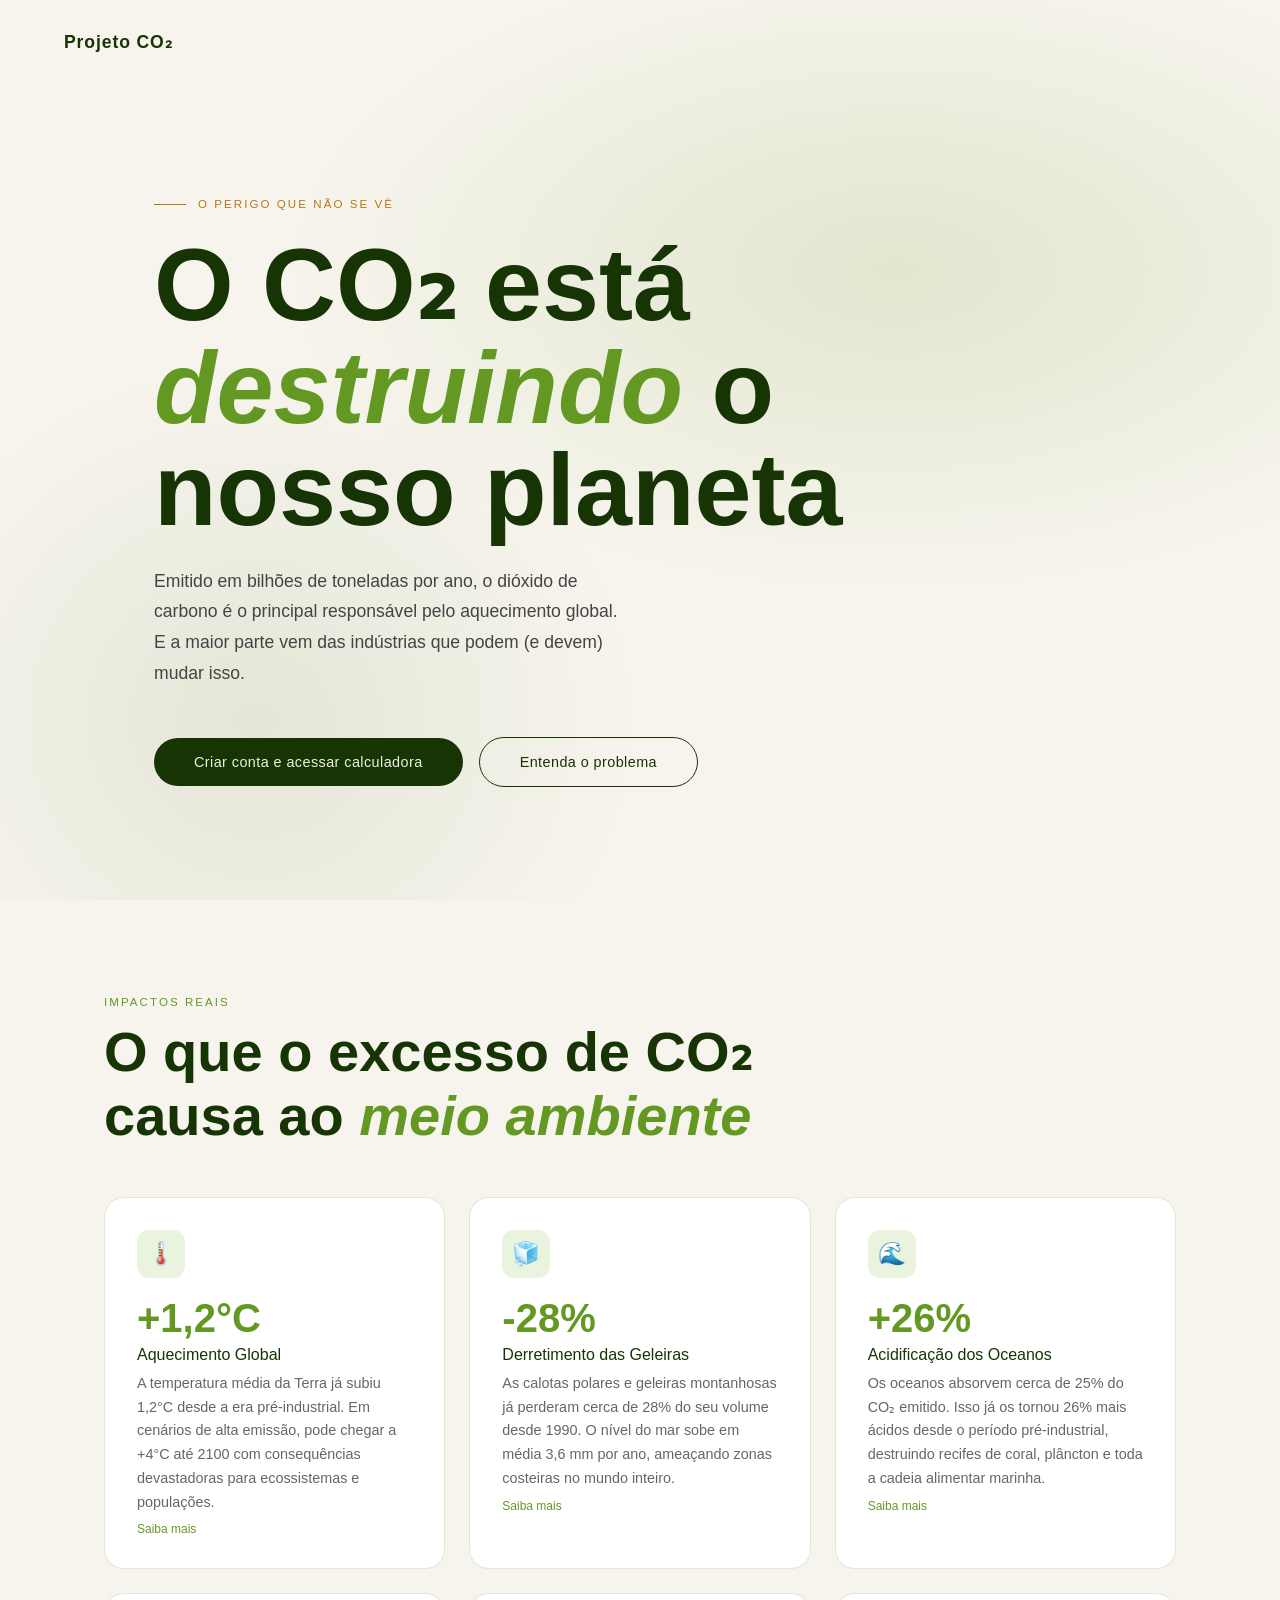
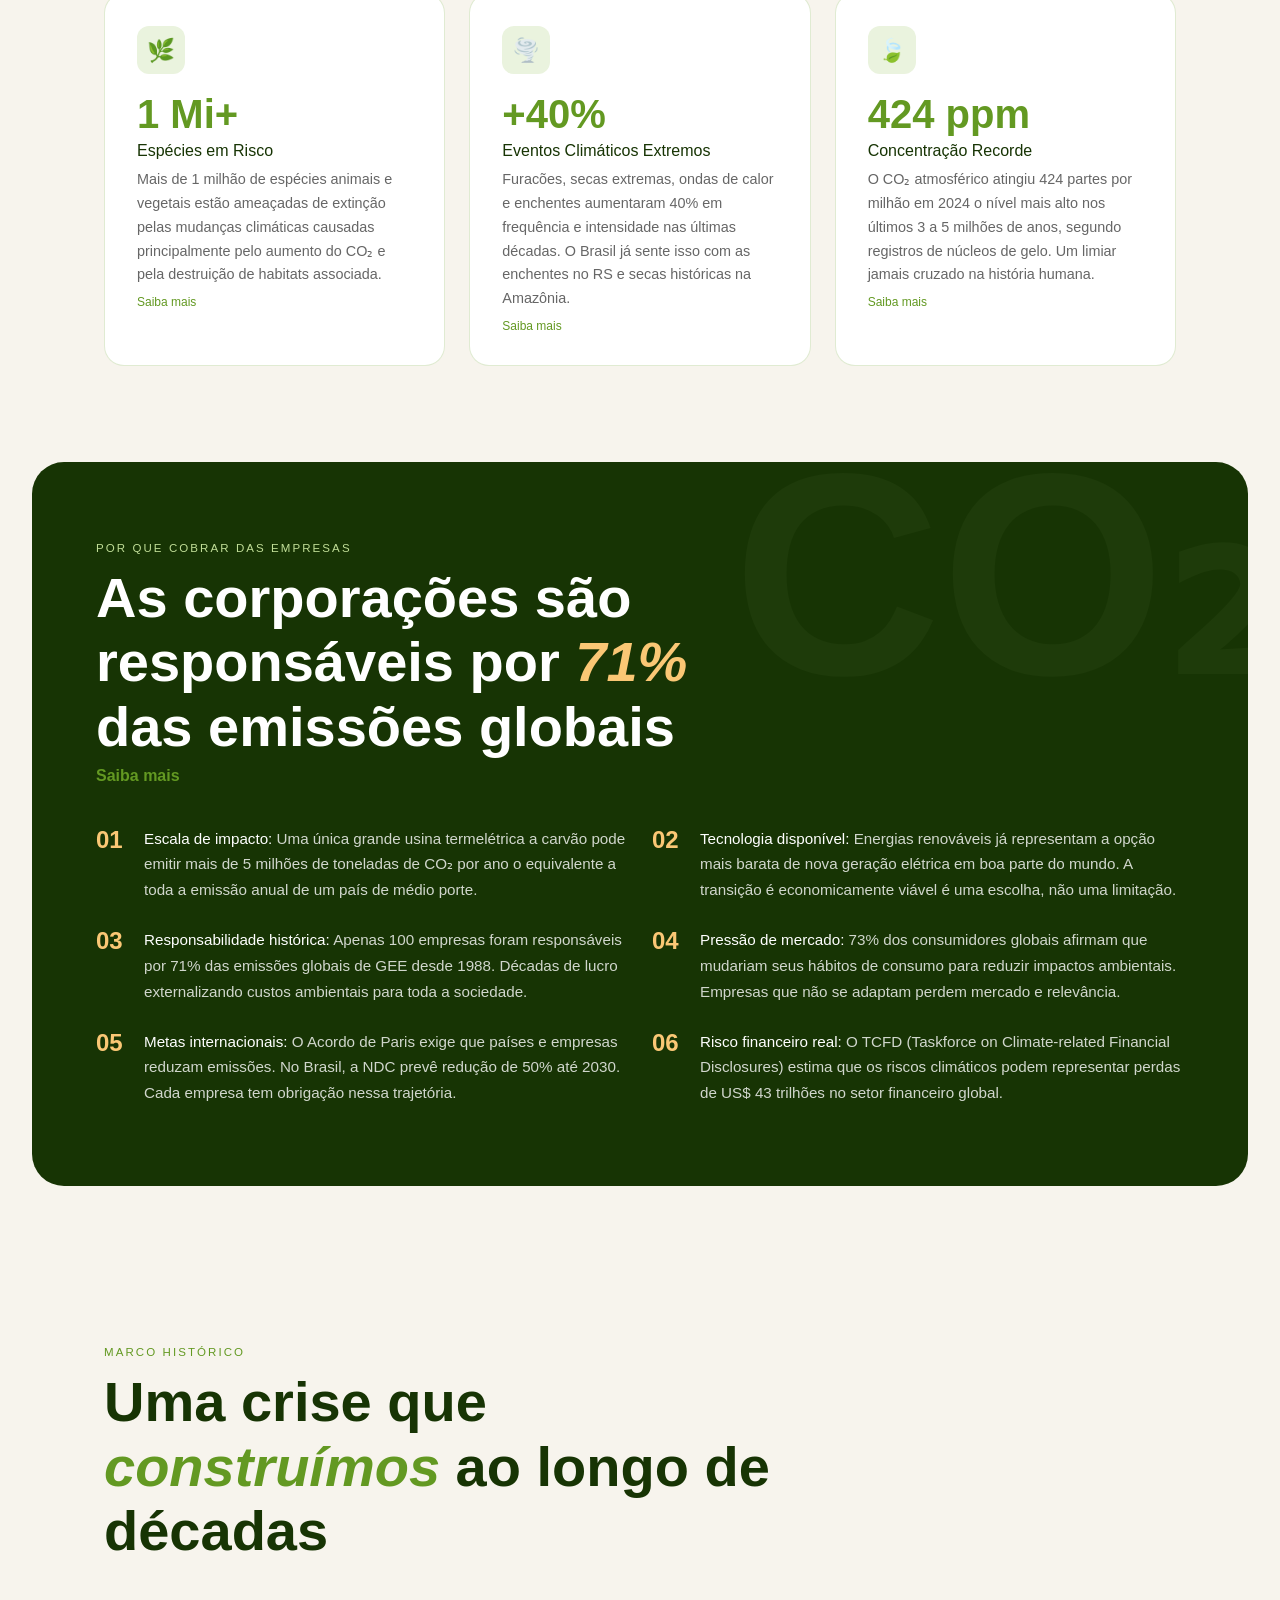
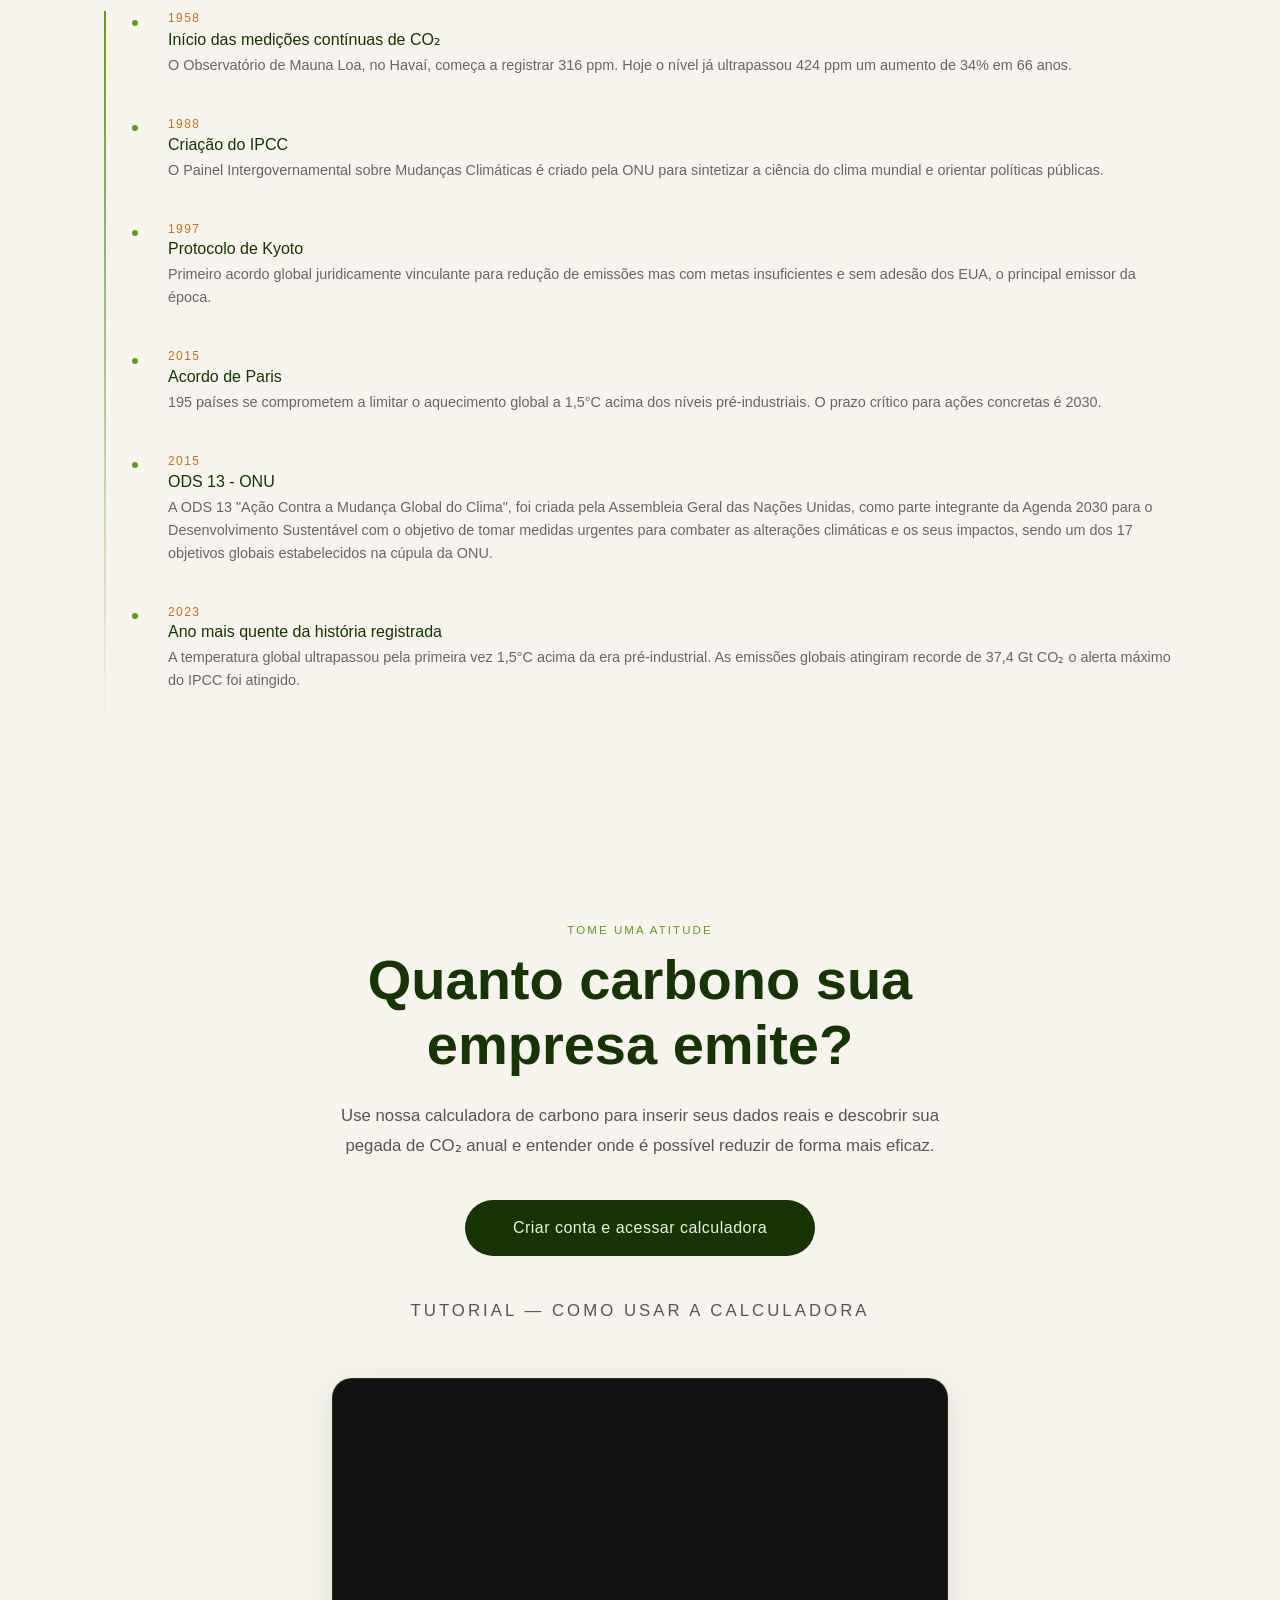
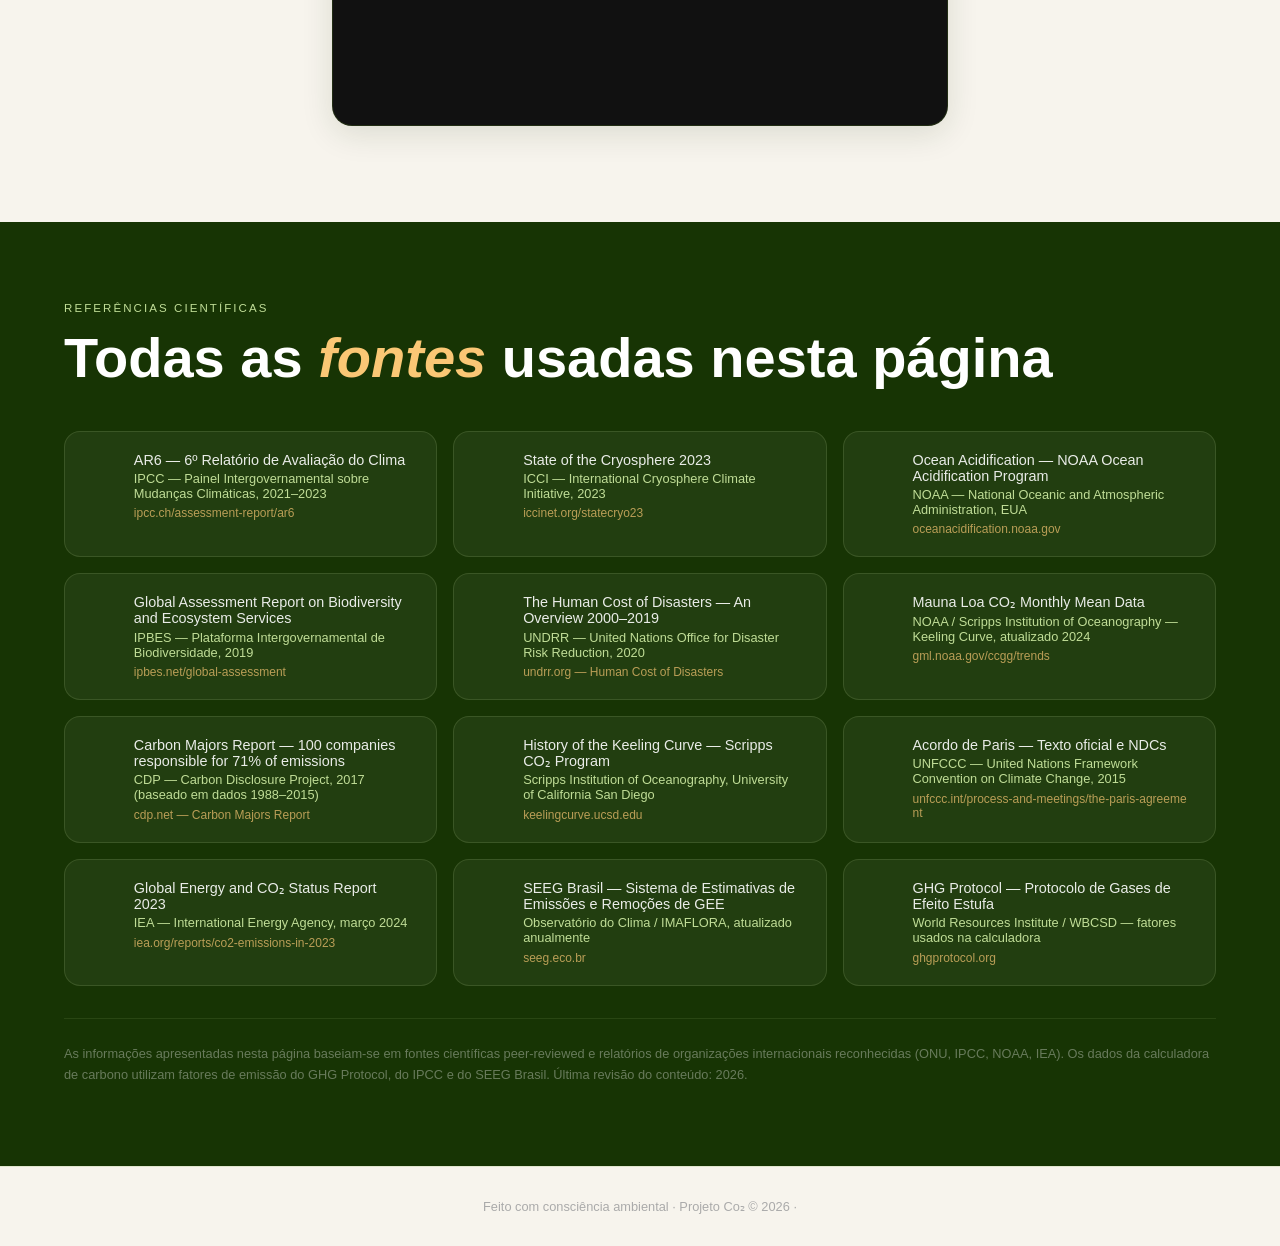
<file: index.html>
<!DOCTYPE html>
<html lang="pt-BR">
<head>
  <meta charset="UTF-8">
  <meta name="viewport" content="width=device-width, initial-scale=1.0">
  <title>CO₂  O Inimigo Invisível | Projeto CO₂</title>
  <link rel="stylesheet" href="css/style_index.css">
</head>
<body>

  <div class="particles" id="particles"></div>

  <!--  Tela  -->
  <div class="hero">
    <div class="hero-bg"></div>

    <!-- //titulo + tag ambiental -->
    <nav>
      <div class="logo">Projeto CO₂</div>
    </nav>

    <!-- //texto chamativo -->
    <div class="hero-content">
      <div class="overline">O perigo que não se vê</div>
      <h1>O CO₂ está <em>destruindo</em> o nosso planeta</h1>
      <p class="hero-desc">
        Emitido em bilhões de toneladas por ano, o dióxido de carbono é o principal responsável
        pelo aquecimento global. E a maior parte vem das indústrias que podem (e devem) mudar isso.
      </p>
      <!-- redirecionamento para calculadora(criar conta) e seção de impacto -->
      <div class="cta-group">
        <a href="login.html" class="btn-primary">Criar conta e acessar calculadora</a>
        <a href="#impacto" class="btn-outline">Entenda o problema</a>
      </div>
    </div>
  </div>

  <!-- Impactos reais  -->
  <section id="impacto">
    <div class="section-label">Impactos reais</div>
    <h2 class="section-title">O que o excesso de CO₂ causa ao <em>meio ambiente</em></h2>

    <div class="impact-grid">
      <div class="impact-card">
        <div class="card-icon">🌡️</div>
        <div class="card-num">+1,2°C</div>
        <div class="card-title">Aquecimento Global</div>
        <p class="card-desc">A temperatura média da Terra já subiu 1,2°C desde a era pré-industrial. Em cenários de alta emissão, pode chegar a +4°C até 2100 com consequências devastadoras para ecossistemas e populações.</p>
        <a class="src-ref" href="#fontes">Saiba mais</a>
      </div>
      <div class="impact-card">
        <div class="card-icon">🧊</div>
        <div class="card-num">-28%</div>
        <div class="card-title">Derretimento das Geleiras</div>
        <p class="card-desc">As calotas polares e geleiras montanhosas já perderam cerca de 28% do seu volume desde 1990. O nível do mar sobe em média 3,6 mm por ano, ameaçando zonas costeiras no mundo inteiro.</p>
        <a class="src-ref" href="#fontes">Saiba mais</a>
      </div>
      <div class="impact-card">
        <div class="card-icon">🌊</div>
        <div class="card-num">+26%</div>
        <div class="card-title">Acidificação dos Oceanos</div>
        <p class="card-desc">Os oceanos absorvem cerca de 25% do CO₂ emitido. Isso já os tornou 26% mais ácidos desde o período pré-industrial, destruindo recifes de coral, plâncton e toda a cadeia alimentar marinha.</p>
        <a class="src-ref" href="#fontes">Saiba mais</a>
      </div>
      <div class="impact-card">
        <div class="card-icon">🌿</div>
        <div class="card-num">1 Mi+</div>
        <div class="card-title">Espécies em Risco</div>
        <p class="card-desc">Mais de 1 milhão de espécies animais e vegetais estão ameaçadas de extinção pelas mudanças climáticas causadas principalmente pelo aumento do CO₂ e pela destruição de habitats associada.</p>
        <a class="src-ref" href="#fontes">Saiba mais</a>
      </div>
      <div class="impact-card">
        <div class="card-icon">🌪️</div>
        <div class="card-num">+40%</div>
        <div class="card-title">Eventos Climáticos Extremos</div>
        <p class="card-desc">Furacões, secas extremas, ondas de calor e enchentes aumentaram 40% em frequência e intensidade nas últimas décadas. O Brasil já sente isso com as enchentes no RS e secas históricas na Amazônia.</p>
        <a class="src-ref" href="#fontes">Saiba mais</a>
      </div>
      <div class="impact-card">
        <div class="card-icon">🍃</div>
        <div class="card-num">424 ppm</div>
        <div class="card-title">Concentração Recorde</div>
        <p class="card-desc">O CO₂ atmosférico atingiu 424 partes por milhão em 2024 o nível mais alto nos últimos 3 a 5 milhões de anos, segundo registros de núcleos de gelo. Um limiar jamais cruzado na história humana.</p>
        <a class="src-ref" href="#fontes">Saiba mais</a>
      </div>
    </div>
  </section>

  <!--  EMPRESAS  -->
  <div style="padding:0 0 4rem;">
    <div class="companies-section">
      <div class="section-label">Por que cobrar das empresas</div>
      <h2 class="section-title">As corporações são responsáveis por <em>71%</em> das emissões globais <a class="src-ref" href="#fontes" style="font-size:1rem;">Saiba mais</a></h2>

      <ul class="reasons-list">
        <li class="reason-item">
          <span class="reason-num">01</span>
          <p class="reason-text"><strong>Escala de impacto:</strong> Uma única grande usina termelétrica a carvão pode emitir mais de 5 milhões de toneladas de CO₂ por ano o equivalente a toda a emissão anual de um país de médio porte.</p>
        </li>
        <li class="reason-item">
          <span class="reason-num">02</span>
          <p class="reason-text"><strong>Tecnologia disponível:</strong> Energias renováveis já representam a opção mais barata de nova geração elétrica em boa parte do mundo. A transição é economicamente viável é uma escolha, não uma limitação.</p>
        </li>
        <li class="reason-item">
          <span class="reason-num">03</span>
          <p class="reason-text"><strong>Responsabilidade histórica:</strong> Apenas 100 empresas foram responsáveis por 71% das emissões globais de GEE desde 1988. Décadas de lucro externalizando custos ambientais para toda a sociedade.</p>
        </li>
        <li class="reason-item">
          <span class="reason-num">04</span>
          <p class="reason-text"><strong>Pressão de mercado:</strong> 73% dos consumidores globais afirmam que mudariam seus hábitos de consumo para reduzir impactos ambientais. Empresas que não se adaptam perdem mercado e relevância.</p>
        </li>
        <li class="reason-item">
          <span class="reason-num">05</span>
          <p class="reason-text"><strong>Metas internacionais:</strong> O Acordo de Paris exige que países e empresas reduzam emissões. No Brasil, a NDC prevê redução de 50% até 2030. Cada empresa tem obrigação nessa trajetória.</p>
        </li>
        <li class="reason-item">
          <span class="reason-num">06</span>
          <p class="reason-text"><strong>Risco financeiro real:</strong> O TCFD (Taskforce on Climate-related Financial Disclosures) estima que os riscos climáticos podem representar perdas de US$ 43 trilhões no setor financeiro global.</p>
        </li>
      </ul>
    </div>
  </div>

  <!--  Marcos Históricos  -->
  <section>
    <div class="section-label">Marco histórico</div>
    <h2 class="section-title">Uma crise que <em>construímos</em> ao longo de décadas</h2>

    <div class="timeline">
      <div class="timeline-item">
        <div class="timeline-year">1958</div>
        <div class="timeline-event">Início das medições contínuas de CO₂</div>
        <p class="timeline-detail">O Observatório de Mauna Loa, no Havaí, começa a registrar 316 ppm. Hoje o nível já ultrapassou 424 ppm um aumento de 34% em 66 anos.</p>
      </div>
      <div class="timeline-item">
        <div class="timeline-year">1988</div>
        <div class="timeline-event">Criação do IPCC</div>
        <p class="timeline-detail">O Painel Intergovernamental sobre Mudanças Climáticas é criado pela ONU para sintetizar a ciência do clima mundial e orientar políticas públicas.</p>
      </div>
      <div class="timeline-item">
        <div class="timeline-year">1997</div>
        <div class="timeline-event">Protocolo de Kyoto</div>
        <p class="timeline-detail">Primeiro acordo global juridicamente vinculante para redução de emissões mas com metas insuficientes e sem adesão dos EUA, o principal emissor da época.</p>
      </div>
      <div class="timeline-item">
        <div class="timeline-year">2015</div>
        <div class="timeline-event">Acordo de Paris</div>
        <p class="timeline-detail">195 países se comprometem a limitar o aquecimento global a 1,5°C acima dos níveis pré-industriais. O prazo crítico para ações concretas é 2030.</p>
      </div>
      <div class="timeline-item">
        <div class="timeline-year">2015</div>
        <div class="timeline-event">ODS 13 - ONU</div>
        <p class="timeline-detail">A ODS 13 "Ação Contra a Mudança Global do Clima", foi criada pela Assembleia Geral das Nações Unidas, como parte integrante da Agenda 2030 para o Desenvolvimento Sustentável com o objetivo de tomar medidas urgentes para combater as alterações climáticas e os seus impactos, sendo um dos 17 objetivos globais estabelecidos na cúpula da ONU.</p>
      </div>
      <div class="timeline-item">
        <div class="timeline-year">2023</div>
        <div class="timeline-event">Ano mais quente da história registrada</div>
        <p class="timeline-detail">A temperatura global ultrapassou pela primeira vez 1,5°C acima da era pré-industrial. As emissões globais atingiram recorde de 37,4 Gt CO₂ o alerta máximo do IPCC foi atingido.</p>
      </div>
    </div>
  </section>

  <!-- CTA + Vídeo Tutorial -->
  <div class="cta-section">
    <div class="section-label">Tome uma atitude</div>
    <h2 class="section-title">Quanto carbono sua empresa emite?</h2>
    <p>Use nossa calculadora de carbono para inserir seus dados reais e descobrir sua pegada de CO₂ anual e entender onde é possível reduzir de forma mais eficaz.</p>
    <a href="login.html" class="btn-primary" style="font-size:1rem;padding:1.2rem 3rem;">Criar conta e acessar calculadora</a>


<!-- //video tutorial -->
<div class="tutorial-video-wrapper">
  <div class="tutorial-video-label">
    <p class="tutorial-desc">Tutorial — como usar a calculadora</p>
  </div>

  <div class="video-container">
    <iframe
      src="https://www.youtube.com/embed/Hc7URUvA5_8"
      title="Tutorial — Como usar a calculadora de carbono do Projeto CO₂"
      frameborder="0"
      allow="accelerometer; autoplay; clipboard-write; encrypted-media; gyroscope; picture-in-picture; web-share"
      allowfullscreen
    ></iframe>
  </div>
</div>

  </div>

  <!-- fontes e referencias cientificas -->
  <div id="fontes" class="sources-section">
    <div style="max-width:1200px;margin:0 auto;">
      <div class="section-label">Referências científicas</div>
      <h2 class="section-title">Todas as <em>fontes</em> usadas nesta página</h2>

      <div class="sources-grid">

        <div class="source-card">
          <div class="source-num"></div>
          <div class="source-body">
            <div class="source-title">AR6 — 6º Relatório de Avaliação do Clima</div>
            <div class="source-org">IPCC — Painel Intergovernamental sobre Mudanças Climáticas, 2021–2023</div>
            <div class="source-url"><a href="https://www.ipcc.ch/assessment-report/ar6/" target="_blank" rel="noopener">ipcc.ch/assessment-report/ar6</a></div>
          </div>
        </div>

        <div class="source-card">
          <div class="source-num"></div>
          <div class="source-body">
            <div class="source-title">State of the Cryosphere 2023</div>
            <div class="source-org">ICCI — International Cryosphere Climate Initiative, 2023</div>
            <div class="source-url"><a href="https://iccinet.org/statecryo23/" target="_blank" rel="noopener">iccinet.org/statecryo23</a></div>
          </div>
        </div>

        <div class="source-card">
          <div class="source-num"></div>
          <div class="source-body">
            <div class="source-title">Ocean Acidification — NOAA Ocean Acidification Program</div>
            <div class="source-org">NOAA — National Oceanic and Atmospheric Administration, EUA</div>
            <div class="source-url"><a href="https://oceanacidification.noaa.gov/" target="_blank" rel="noopener">oceanacidification.noaa.gov</a></div>
          </div>
        </div>

        <div class="source-card">
          <div class="source-num"></div>
          <div class="source-body">
            <div class="source-title">Global Assessment Report on Biodiversity and Ecosystem Services</div>
            <div class="source-org">IPBES — Plataforma Intergovernamental de Biodiversidade, 2019</div>
            <div class="source-url"><a href="https://ipbes.net/global-assessment" target="_blank" rel="noopener">ipbes.net/global-assessment</a></div>
          </div>
        </div>

        <div class="source-card">
          <div class="source-num"></div>
          <div class="source-body">
            <div class="source-title">The Human Cost of Disasters — An Overview 2000–2019</div>
            <div class="source-org">UNDRR — United Nations Office for Disaster Risk Reduction, 2020</div>
            <div class="source-url"><a href="https://www.undrr.org/publication/human-cost-disasters-overview-last-20-years-2000-2019" target="_blank" rel="noopener">undrr.org — Human Cost of Disasters</a></div>
          </div>
        </div>

        <div class="source-card">
          <div class="source-num"></div>
          <div class="source-body">
            <div class="source-title">Mauna Loa CO₂ Monthly Mean Data</div>
            <div class="source-org">NOAA / Scripps Institution of Oceanography — Keeling Curve, atualizado 2024</div>
            <div class="source-url"><a href="https://gml.noaa.gov/ccgg/trends/" target="_blank" rel="noopener">gml.noaa.gov/ccgg/trends</a></div>
          </div>
        </div>

        <div class="source-card">
          <div class="source-num"></div>
          <div class="source-body">
            <div class="source-title">Carbon Majors Report — 100 companies responsible for 71% of emissions</div>
            <div class="source-org">CDP — Carbon Disclosure Project, 2017 (baseado em dados 1988–2015)</div>
            <div class="source-url"><a href="https://www.cdp.net/en/articles/media/new-report-shows-just-100-companies-are-source-of-over-70-of-emissions" target="_blank" rel="noopener">cdp.net — Carbon Majors Report</a></div>
          </div>
        </div>

        <div class="source-card">
          <div class="source-num"></div>
          <div class="source-body">
            <div class="source-title">History of the Keeling Curve — Scripps CO₂ Program</div>
            <div class="source-org">Scripps Institution of Oceanography, University of California San Diego</div>
            <div class="source-url"><a href="https://keelingcurve.ucsd.edu/" target="_blank" rel="noopener">keelingcurve.ucsd.edu</a></div>
          </div>
        </div>

        <div class="source-card">
          <div class="source-num"></div>
          <div class="source-body">
            <div class="source-title">Acordo de Paris — Texto oficial e NDCs</div>
            <div class="source-org">UNFCCC — United Nations Framework Convention on Climate Change, 2015</div>
            <div class="source-url"><a href="https://unfccc.int/process-and-meetings/the-paris-agreement" target="_blank" rel="noopener">unfccc.int/process-and-meetings/the-paris-agreement</a></div>
          </div>
        </div>

        <div class="source-card">
          <div class="source-num"></div>
          <div class="source-body">
            <div class="source-title">Global Energy and CO₂ Status Report 2023</div>
            <div class="source-org">IEA — International Energy Agency, março 2024</div>
            <div class="source-url"><a href="https://www.iea.org/reports/co2-emissions-in-2023" target="_blank" rel="noopener">iea.org/reports/co2-emissions-in-2023</a></div>
          </div>
        </div>

        <div class="source-card">
          <div class="source-num"></div>
          <div class="source-body">
            <div class="source-title">SEEG Brasil — Sistema de Estimativas de Emissões e Remoções de GEE</div>
            <div class="source-org">Observatório do Clima / IMAFLORA, atualizado anualmente</div>
            <div class="source-url"><a href="https://seeg.eco.br/" target="_blank" rel="noopener">seeg.eco.br</a></div>
          </div>
        </div>

        <div class="source-card">
          <div class="source-num"></div>
          <div class="source-body">
            <div class="source-title">GHG Protocol — Protocolo de Gases de Efeito Estufa</div>
            <div class="source-org">World Resources Institute / WBCSD — fatores usados na calculadora</div>
            <div class="source-url"><a href="https://ghgprotocol.org/" target="_blank" rel="noopener">ghgprotocol.org</a></div>
          </div>
        </div>

      </div>

      <p class="sources-disclaimer">
        As informações apresentadas nesta página baseiam-se em fontes científicas peer-reviewed e relatórios de organizações internacionais reconhecidas (ONU, IPCC, NOAA, IEA).
        Os dados da calculadora de carbono utilizam fatores de emissão do GHG Protocol, do IPCC e do SEEG Brasil.
        Última revisão do conteúdo: 2026.
      </p>
    </div>
  </div>

  <footer>
    Feito com consciência ambiental &middot; Projeto Co₂ &copy; 2026 &middot;
  </footer>

  <script src="js/paticles.js"></script>
</body>
</html>
</file>
<file: css/style_index.css>
/* ulr importada do Google Fonts para as fontes usadas no site, garantindo uma tipografia elegante e legível, com a combinação de
'Playfair Display' para títulos e 'DM Sans' para o corpo do texto. */
@import url('https://fonts.googleapis.com/css2?family=Playfair+Display:ital,wght@0,400;0,700;1,400&family=DM+Sans:wght@300;400;500&display=swap');

*, *::before, *::after { margin: 0; padding: 0; box-sizing: border-box; }

:root {
  --green-dark:  #173404;
  --green-mid:   #3B6D11;
  --green-soft:  #639922;
  --green-light: #C0DD97;
  --green-pale:  #EAF3DE;
  --amber:       #BA7517;
  --amber-light: #FAC775;
  --cream:       #f7f4ed;
  --text:        #1a1a1a;
  --muted:       #6b7280;
  --border:      rgba(59,109,17,0.15);
}

html { scroll-behavior: smooth; }
body { font-family: Arial, Helvetica, sans-serif; background: var(--cream); color: var(--text); overflow-x: hidden; }

/* Tela */
.hero { min-height: 100vh; display: grid; grid-template-rows: auto 1fr auto; position: relative; overflow: hidden; }
.hero-bg {
  position: absolute; inset: 0;
  background:
    radial-gradient(ellipse 80% 60% at 70% 30%, rgba(99,153,34,0.15) 0%, transparent 60%),
    radial-gradient(ellipse 60% 80% at 20% 80%, rgba(59,109,17,0.1) 0%, transparent 50%),
    var(--cream);
  z-index: 0;
}
/* JavaScript para as partículas flutuantes na tela inicial, criando um efeito visual suave e dinâmico que reforça a temática ambiental do site. */
.particles { position: absolute; inset: 0; z-index: 0; pointer-events: none; }
.particle  { position: absolute; border-radius: 50%; opacity: 0.12; animation: float linear infinite; }
@keyframes float {
  0%   { transform: translateY(110vh) scale(0.5); opacity: 0; }
  10%  { opacity: 0.12; }
  90%  { opacity: 0.12; }
  100% { transform: translateY(-10vh) scale(1.2); opacity: 0; }
}

nav {
  position: relative; z-index: 10;
  display: flex; justify-content: space-between; align-items: center;
  padding: 2rem 4rem;
}
.logo { font-family: Arial, Helvetica, sans-serif; font-size: 1.1rem; font-weight: 700; color: var(--green-dark); letter-spacing: 0.05em; }
.nav-tag {
  font-size: 0.75rem; font-weight: 500; text-transform: uppercase; letter-spacing: 0.12em;
  color: var(--green-mid); border: 1px solid var(--green-soft); padding: 0.4rem 1rem; border-radius: 999px;
}

.hero-content {
  position: relative; z-index: 2; display: flex; flex-direction: column; justify-content: center;
  padding: 2rem 4rem; max-width: 1100px; margin: 0 auto; width: 100%;
}

.overline {
  font-size: 0.72rem; font-weight: 500; text-transform: uppercase; letter-spacing: 0.18em;
  color: var(--amber); margin-bottom: 1.5rem; display: flex; align-items: center; gap: 0.75rem;
}
.overline::before { content: ''; display: block; width: 2rem; height: 1px; background: var(--amber); }

h1 {
  font-family: Arial, Helvetica, sans-serif;
  font-size: clamp(3rem, 8vw, 7rem); line-height: 1.0; font-weight: 700;
  color: var(--green-dark); max-width: 14ch; margin-bottom: 1.5rem;
} 
h1 em { font-style: italic; color: var(--green-soft); }

.hero-desc { font-size: 1.1rem; line-height: 1.75; color: #444; max-width: 48ch; font-weight: 300; margin-bottom: 3rem; }

.cta-group { display: flex; gap: 1rem; align-items: center; flex-wrap: wrap; }
.btn-primary {
  background: var(--green-dark); color: var(--green-pale); text-decoration: none;
  padding: 1rem 2.5rem; border-radius: 999px; font-size: 0.9rem; font-weight: 500;
  letter-spacing: 0.03em; border: none; cursor: pointer; transition: background 0.25s, transform 0.2s; display: inline-block;
}
.btn-primary:hover { background: var(--green-mid); transform: translateY(-2px); }
.btn-outline {
  color: var(--green-dark); text-decoration: none; padding: 1rem 2.5rem; border-radius: 999px;
  font-size: 0.9rem; font-weight: 500; letter-spacing: 0.03em;
  border: 1.5px solid var(--green-dark); cursor: pointer; transition: all 0.25s; background: transparent; display: inline-block;
}
.btn-outline:hover { background: var(--green-pale); transform: translateY(-2px); }

/* Foi descartado no momento
/* .hero-stat { position: absolute; right: 4rem; top: 50%; transform: translateY(-50%); z-index: 2; text-align: right; }
.stat-number {
  font-family: Arial, Helvetica, sans-serif; font-size: clamp(4rem, 10vw, 9rem); font-weight: 700;
  color: var(--green-soft); opacity: 0.18; line-height: 1; pointer-events: none;
}
.hero-bottom {
  position: relative; z-index: 2; padding: 2rem 4rem;
  display: flex; justify-content: space-between; align-items: flex-end;
  border-top: 1px solid rgba(59,109,17,0.15);
} */
/* .scroll-hint { display: flex; align-items: center; gap: 0.5rem; font-size: 0.75rem; color: var(--green-mid); text-transform: uppercase; letter-spacing: 0.12em; font-weight: 500; }
.scroll-line { width: 2rem; height: 1px; background: var(--green-soft); animation: pulse-line 2s ease-in-out infinite; }
@keyframes pulse-line {
  0%, 100% { width: 2rem; opacity: 1; }
  50%       { width: 3rem; opacity: 0.5; }
} */

/* Sessões*/
section { padding: 6rem 4rem; max-width: 1200px; margin: 0 auto; }
.section-label { font-size: 0.72rem; font-weight: 500; text-transform: uppercase; letter-spacing: 0.18em; color: var(--green-soft); margin-bottom: 0.75rem; }
.section-title { font-family: Arial, Helvetica, sans-serif; font-size: clamp(2rem, 5vw, 3.5rem); line-height: 1.15; color: var(--green-dark); margin-bottom: 1.5rem; max-width: 22ch; }
.section-title em { font-style: italic; color: var(--green-soft); }

/* Cards de impacto */
.impact-grid { display: grid; grid-template-columns: repeat(auto-fit, minmax(280px, 1fr)); gap: 1.5rem; margin-top: 3rem; }
.impact-card {
  background: white; border-radius: 20px; padding: 2rem;
  border: 1px solid rgba(99,153,34,0.2); transition: transform 0.3s, box-shadow 0.3s;
  position: relative; overflow: hidden;
}
/* .impact-card::before {
  content: ''; position: absolute; top: 0; left: 0; right: 0; height: 3px;
  background: var(--green-soft);
} */
.impact-card:hover { transform: translateY(-6px); box-shadow: 0 20px 40px rgba(23,52,4,0.1); }
.card-icon { width: 48px; height: 48px; border-radius: 12px; background: var(--green-pale); display: flex; align-items: center; justify-content: center; margin-bottom: 1.25rem; font-size: 1.4rem; }
.card-num  { font-family: Arial, Helvetica, sans-serif; font-size: 2.5rem; font-weight: 700; color: var(--green-soft); line-height: 1; margin-bottom: 0.5rem; }
.card-title{ font-size: 1rem; font-weight: 500; color: var(--green-dark); margin-bottom: 0.5rem; }
.card-desc { font-size: 0.9rem; color: #666; line-height: 1.65; font-weight: 300; }

/* Número de fonte nos cards relacionados */
.src-ref {
  display: block;
  margin-top: 0.5rem;
  font-size: 0.75rem;
  width: fit-content;

  color: var(--green-soft);   /* deixa verde */
  text-decoration: none;      /* remove sublinhado */
}

/* Referente as EMPRESAS */
.companies-section {
  background: var(--green-dark); color: white; border-radius: 32px;
  padding: 5rem 4rem; margin: 0 2rem; position: relative; overflow: hidden;
}
.companies-section::before {
  content: 'CO₂'; position: absolute; right: -2rem; top: -2rem;
  font-family: Arial, Helvetica, sans-serif; font-size: 18rem; font-weight: 700;
  color: rgba(192,221,151,0.04); pointer-events: none; line-height: 1;
}
.companies-section .section-label { color: var(--green-light); }
.companies-section .section-title { color: white; }
.companies-section .section-title em { color: var(--amber-light); }
.reasons-list { list-style: none; margin-top: 2.5rem; display: grid; grid-template-columns: 1fr 1fr; gap: 1.5rem; }
.reason-item { display: flex; gap: 1rem; align-items: flex-start; }
.reason-num  { font-family: Arial, Helvetica, sans-serif; font-size: 1.5rem; font-weight: 700; color: var(--amber-light); min-width: 2rem; line-height: 1.2; }
.reason-text { font-size: 0.95rem; line-height: 1.7; color: rgba(255,255,255,0.8); font-weight: 300; }
.reason-text strong { color: white; font-weight: 500; }

/*  Marcos Históricos  */
.timeline { position: relative; padding-left: 2rem; margin-top: 3rem; }
.timeline::before { content: ''; position: absolute; left: 0; top: 0; bottom: 0; width: 2px; background: linear-gradient(to bottom, var(--green-soft), transparent); }
.timeline-item { position: relative; padding-left: 2rem; padding-bottom: 2.5rem; }
.timeline-item::before { content: ''; position: absolute; left: -0.35rem; top: 0.4rem; width: 10px; height: 10px; border-radius: 50%; background: var(--green-soft); border: 2px solid var(--cream); }
.timeline-year   { font-size: 0.75rem; font-weight: 500; text-transform: uppercase; letter-spacing: 0.12em; color: var(--amber); margin-bottom: 0.3rem; }
.timeline-event  { font-weight: 500; color: var(--green-dark); margin-bottom: 0.3rem; }
.timeline-detail { font-size: 0.9rem; color: #666; font-weight: 300; line-height: 1.6; }

/*  conclusão FINAL  */
.cta-section { text-align: center; padding: 6rem 2rem; max-width: 680px; margin: 0 auto; }
.cta-section .section-title { max-width: 100%; text-align: center; margin: 0.75rem auto 1.5rem; }
.cta-section p { font-size: 1.05rem; color: #555; margin-bottom: 2.5rem; font-weight: 300; line-height: 1.75; }

/*  FONTES e referencias cientificas */
.sources-section {
  background: var(--green-dark); padding: 5rem 4rem; margin: 0;
}
.sources-section .section-label { color: var(--green-light); }
.sources-section .section-title { color: white; max-width: 100%; margin-bottom: 2.5rem; }
.sources-section .section-title em { color: var(--amber-light); }

/*  FONTES e referencias cientificas */
.sources-grid {
  display: grid;
  grid-template-columns: repeat(auto-fit, minmax(300px, 1fr));
  gap: 1rem;
  max-width: 1200px;
  margin: 0 auto;
}
/*  FONTES e referencias cientificas */
.source-card {
  background: rgba(255,255,255,0.05); border: 1px solid rgba(192,221,151,0.15);
  border-radius: 16px; padding: 1.25rem 1.5rem;
  display: flex; gap: 1rem; align-items: flex-start;
  transition: background 0.2s;
}
/*  FONTES e referencias cientificas */
.source-card:hover { background: rgba(255,255,255,0.08); }
.source-num {
  font-family: Arial, Helvetica, sans-serif; font-size: 1.3rem; font-weight: 700;
  color: var(--amber-light); min-width: 1.8rem; line-height: 1.2; flex-shrink: 0;
}
/*  FONTES e referencias cientificas */
.source-body { flex: 1; }
.source-title { font-size: 0.9rem; font-weight: 500; color: rgba(255,255,255,0.9); margin-bottom: 0.2rem; }
.source-org   { font-size: 0.8rem; color: var(--green-light); font-weight: 300; margin-bottom: 0.35rem; }
.source-url   { font-size: 0.75rem; color: rgba(255,255,255,0.35); word-break: break-all; font-weight: 300; }
.source-url a { color: var(--amber-light); text-decoration: none; opacity: 0.7; transition: opacity 0.2s; }
.source-url a:hover { opacity: 1; }
/*  FONTES e referencias cientificas */
.sources-disclaimer {
  max-width: 1200px; margin: 2rem auto 0;
  font-size: 0.8rem; color: rgba(255,255,255,0.35); font-weight: 300; line-height: 1.7;
  border-top: 1px solid rgba(192,221,151,0.1); padding-top: 1.5rem;
}

/* Footer de final de página com direitos autorais e link para fontes científicas */
footer {
  text-align: center; padding: 2rem; font-size: 0.8rem; color: #aaa;
  border-top: 1px solid rgba(99,153,34,0.15); font-weight: 300;
}

/* video */
.tutorial-video-wrapper {
  margin-top: 2.5rem;
  width: 100%;
  max-width: 800px;
  margin-left: auto;
  margin-right: auto;
  display: flex;
  flex-direction: column;
  align-items: center;
  gap: 0.75rem;
}

/* Label pequena no estilo .section-label do site */
.tutorial-desc {
  font-size: 0.72rem;
  font-weight: 500;
  text-transform: uppercase;
  letter-spacing: 0.18em;
  color: var(--green-soft);
  margin: 0;
}

/* Container responsivo do iframe — proporção 16:9 */
.video-container {
  position: relative;
  width: 100%;
  padding-bottom: 56.25%;
  height: 0;
  overflow: hidden;
  border-radius: 20px;
  border: 1px solid rgba(99, 153, 34, 0.2);
  box-shadow: 0 8px 32px rgba(23, 52, 4, 0.12);
  background: #111;
  transition: box-shadow 0.3s ease, transform 0.3s ease;
}

.video-container:hover {
  box-shadow: 0 16px 48px rgba(23, 52, 4, 0.2);
  transform: translateY(-3px);
}

.video-container iframe {
  position: absolute;
  top: 0;
  left: 0;
  width: 100%;
  height: 100%;
  border: none;
  border-radius: 20px;
}

/*  Responsivo  */
@media (max-width: 768px) {
  nav, .hero-content, .hero-bottom { padding-left: 1.5rem; padding-right: 1.5rem; }
  .hero-stat { display: none; }
  section { padding: 4rem 1.5rem; }
  .companies-section { margin: 0; border-radius: 0; padding: 3rem 1.5rem; }
  .reasons-list { grid-template-columns: 1fr; }
  .sources-section { padding: 3rem 1.5rem; }
  .sources-grid { grid-template-columns: 1fr; }
}
</file>
